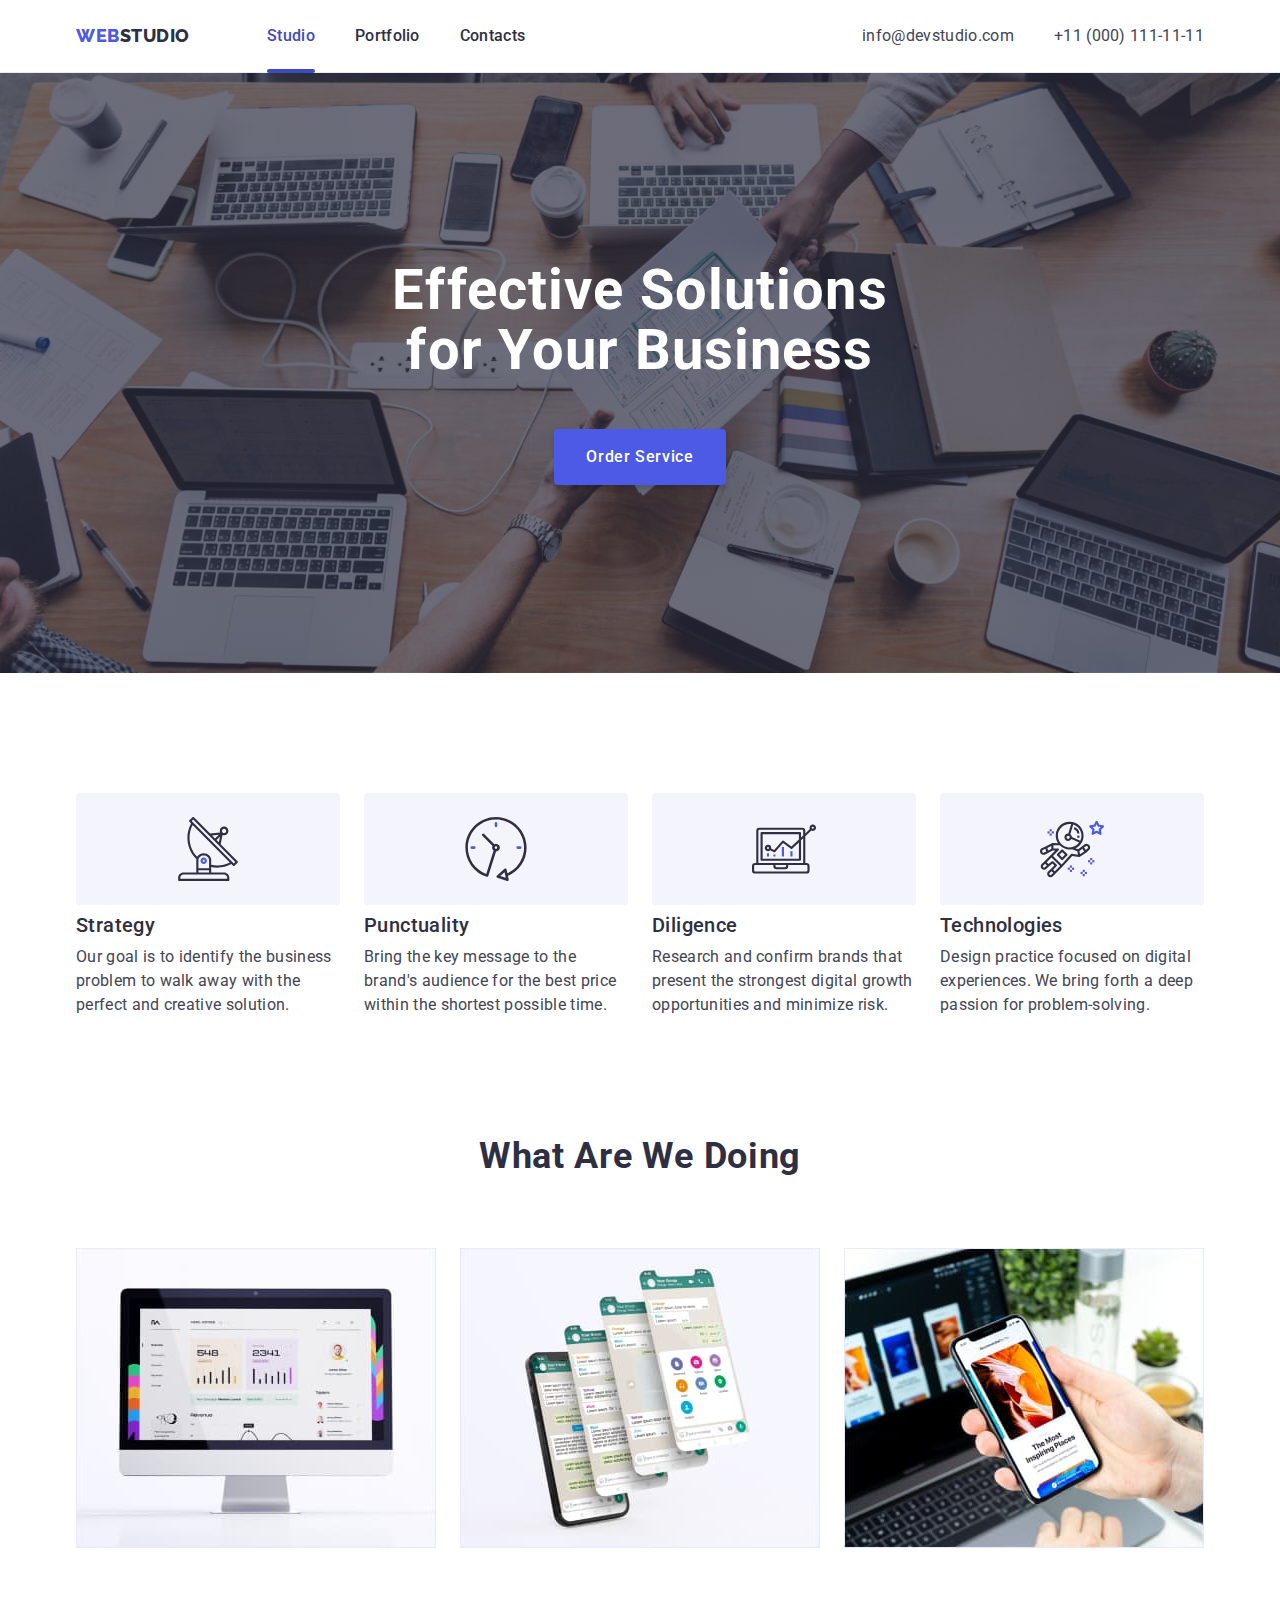
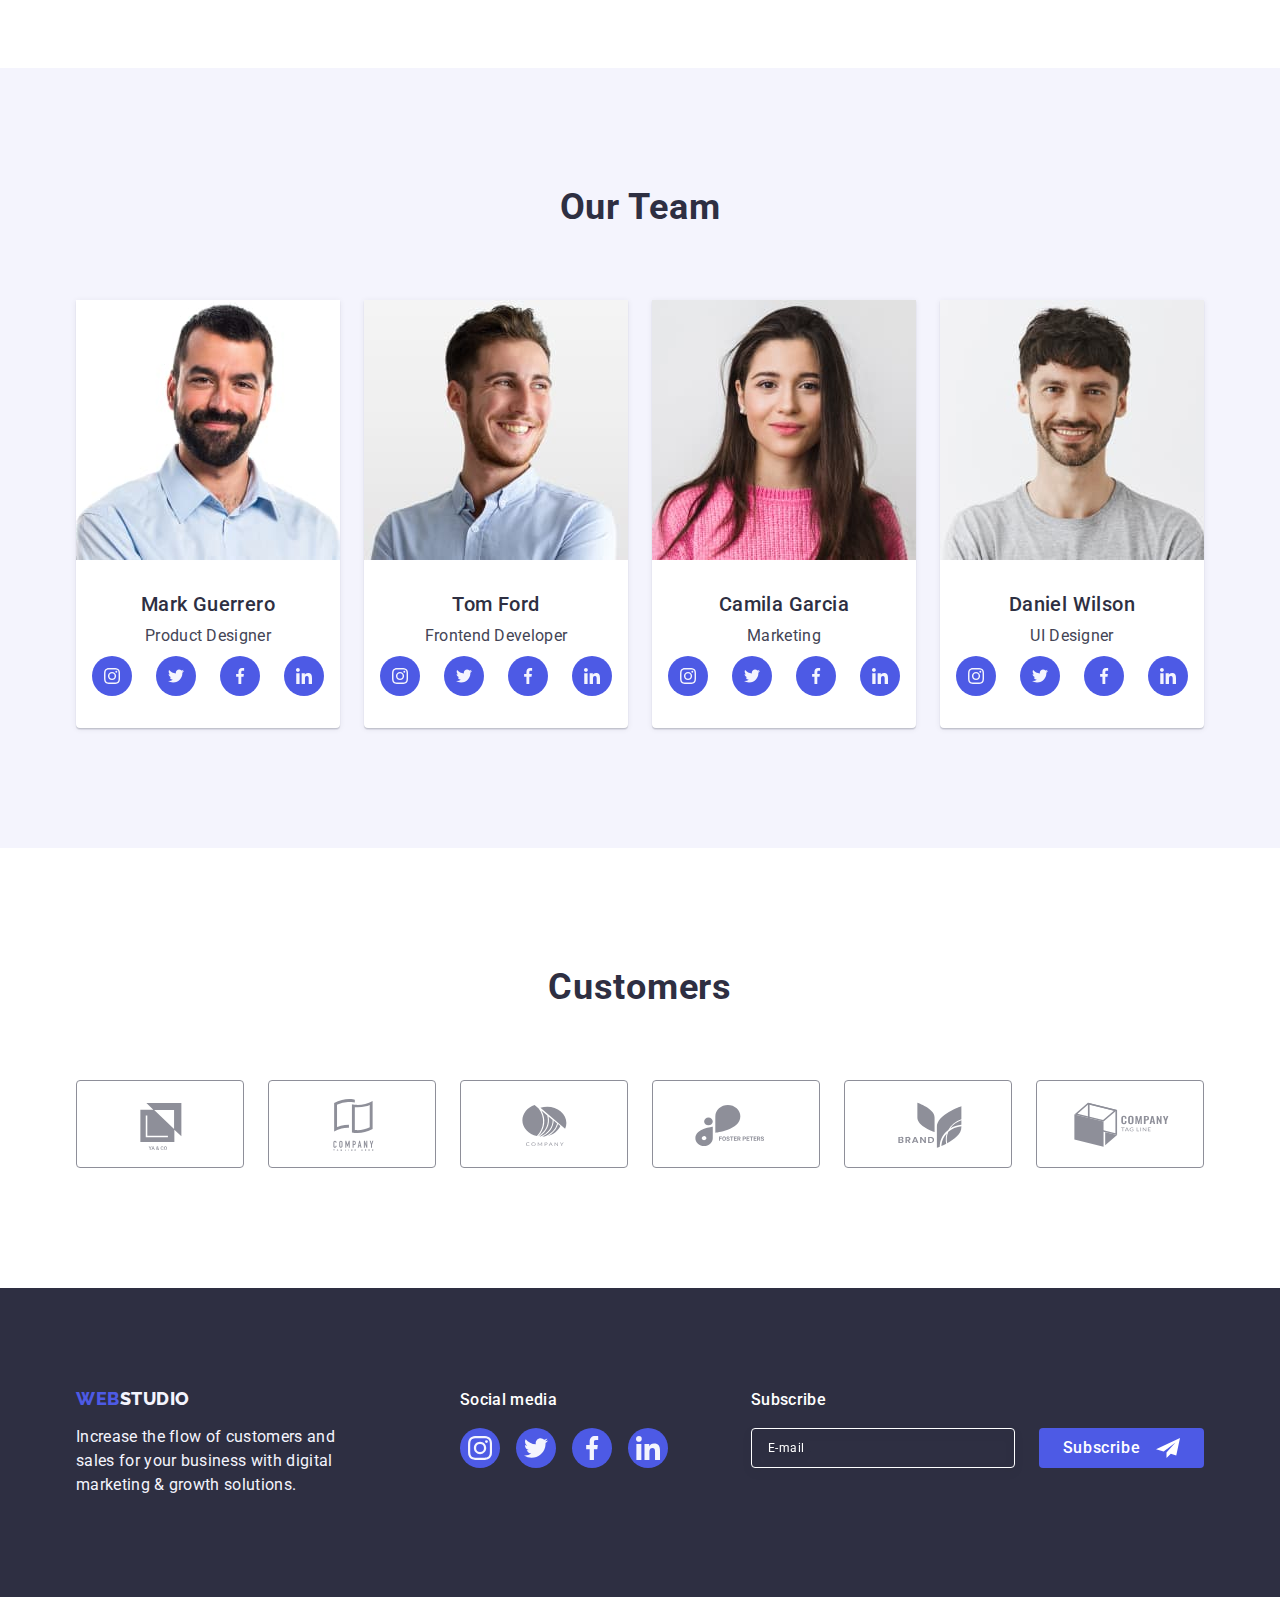
<file: index.html>
<!doctype html>

<html lang="en">
  <head>
    <meta charset="UTF-8">
    <meta http-equiv="X-UA-Compatible" content="IE=edge">
    <meta name="viewport" content="width=device-width, initial-scale=1.0">
    <title>WebStudio</title>
    <link rel="preconnect" href="https://fonts.googleapis.com">
    <link rel="preconnect" href="https://fonts.gstatic.com" crossorigin>
    <link rel="stylesheet" href="https://fonts.googleapis.com/css2?family=Raleway:wght@800&family=Roboto:wght@400;500;700;900&display=swap">
    <link rel="stylesheet" href="https://cdnjs.cloudflare.com/ajax/libs/modern-normalize/1.1.0/modern-normalize.min.css">
    <link rel="stylesheet" href="./css/styles.css">
  </head>
  <body>
    <!-- header -->
    <header class="page-header">
      <div class="header-container container">
        <nav class="page-navigation">
          <a href="./index.html" class="logo link">Web<span class="span-logo link">Studio</span></a>
          <ul class="menu list">
            <li class="menu-item">
              <a href="./index.html" class="current-pg menu-link link">Studio</a>
            </li>
            <li class="menu-item">
              <a href="./portfolio.html" class="menu-link link">Portfolio</a>
            </li>
            <li class="menu-item">
              <a href="" class="menu-link link">Contacts</a>
            </li>
          </ul>
        </nav>
        <address class="address">
          <ul class="address-list list">
            <li class="address-list-item">
              <a href="mailto:info@devstudio.com" class="contact-address link">info@devstudio.com</a>
            </li>
            <li class="address-list-item">
              <a href="tel:+110001111111" class="contact-address link">+11 (000) 111-11-11</a>
            </li>
          </ul>
        </address>
      </div>
    </header>
    <!-- main page -->
    <main>
      <!-- hero image -->
      <section class="hero">
        <div class="container">
          <h1 class="hero-title">Effective Solutions for Your Business</h1>
          <button type="button" class="order-btn" data-modal-open>Order Service</button>
        </div> 
      </section>
      <!-- features -->
      <section class="features">
        <div class="container">
          <h2 class="visually-hidden features-title">Our features</h2>
          <ul class="features-list list">
            <li class="features-list-item">
              <div class="features-icon-container">
                <svg width="64" height="64">
                  <use href="./images/icons.svg#icon-antenna"></use>
                </svg>
              </div>
              <h3 class="features-list-item-title">Strategy</h3>
              <p class="features-list-item-descr">Our goal is to identify the business problem to walk away with the perfect and
                creative solution.</p>
            </li>
            <li class="features-list-item">
              <div class="features-icon-container">
                <svg width="64" height="64">
                  <use href="./images/icons.svg#icon-clock"></use>
                </svg>
              </div>
              <h3 class="features-list-item-title">Punctuality</h3>
              <p class="features-list-item-descr">Bring the key message to the brand's audience for the best price within the
                shortest possible time.</p>
            </li>
            <li class="features-list-item">
              <div class="features-icon-container">
                <svg width="64" height="64">
                  <use href="./images/icons.svg#icon-diagram"></use>
                </svg>
              </div>
              <h3 class="features-list-item-title">Diligence</h3>
              <p class="features-list-item-descr">Research and confirm brands that present the strongest digital growth
                opportunities and minimize risk.</p>
            </li>
            <li class="features-list-item">
              <div class="features-icon-container">
                <svg width="64" height="64">
                  <use href="./images/icons.svg#icon-astronaut"></use>
                </svg>
              </div>
              <h3 class="features-list-item-title">Technologies</h3>
              <p class="features-list-item-descr">Design practice focused on digital experiences. We bring forth a deep passion
                for problem-solving.</p>
            </li>
          </ul>
        </div>
      </section>
      <!-- what are we doing -->
      <section class="overview">
        <div class="container">
          <h2 class="overview-title">what are we doing</h2>
          <ul class="overview-list list">
            <li class="overview-list-item">
              <img src="./images/img1.jpg" alt="profile-overview" width="360" height="300">
            </li>
            <li class="overview-list-item">
              <img src="./images/img2.jpg" alt="chatting" width="360" height="300">
            </li>
            <li class="overview-list-item">
              <img src="./images/img3.jpg" alt="recommendation" width="360" height="300">
            </li>
          </ul>
        </div>
      </section> 
      <!-- team -->
      <section class="team">
        <div class="container">
          <h2 class="team-title">our team</h2>
          <ul class="team-list list">
            <li class="team-list-item">
              <img class="team-list-item-img" src="./images/imgcard1.jpg" alt="Mark" width="264" height="260">
              <div class="team-list-item-container">
                <h3 class="team-list-item-title">Mark Guerrero</h3>
                <p class="team-list-item-descr">Product Designer</p>
                <ul class="social-list list">
                  <li class="social-list-item">
                    <a href="" class="social-list-link link">
                      <svg class="social-icon" aria-label="icon instagram" width="16" height="16">
                        <use href="./images/icons.svg#icon-instagram"></use>
                      </svg>
                    </a>
                  </li>
                  <li class="social-list-item">
                    <a href="" class="social-list-link link">
                      <svg class="social-icon" aria-label="icon twitter" width="16" height="16">
                        <use href="./images/icons.svg#icon-twitter"></use>
                      </svg>
                    </a>
                  </li>
                  <li class="social-list-item">
                    <a href="" class="social-list-link link">
                      <svg class="social-icon" aria-label="icon facebook" width="16" height="16">
                        <use href="./images/icons.svg#icon-facebook"></use>
                      </svg>
                    </a>
                  </li>
                  <li class="social-list-item">
                    <a href="" class="social-list-link link">
                      <svg class="social-icon" aria-label="icon linkedin" width="16" height="16">
                        <use href="./images/icons.svg#icon-linkedin"></use>
                      </svg>
                    </a>
                  </li>
                </ul>
              </div>
            </li>
            <li class="team-list-item">
              <img class="team-list-item-img" src="./images/imgcard2.jpg" alt="Tom" width="264" height="260">
              <div class="team-list-item-container">
                <h3 class="team-list-item-title">Tom Ford</h3>
                <p class="team-list-item-descr">Frontend Developer</p>
                <ul class="social-list list">
                  <li class="social-list-item">
                    <a href="" class="social-list-link link">
                      <svg class="social-icon" aria-label="icon instagram" width="16" height="16">
                        <use href="./images/icons.svg#icon-instagram"></use>
                      </svg>
                    </a>
                  </li>
                  <li class="social-list-item">
                    <a href="" class="social-list-link link">
                      <svg class="social-icon" aria-label="icon twitter" width="16" height="16">
                        <use href="./images/icons.svg#icon-twitter"></use>
                      </svg>
                    </a>
                  </li>
                  <li class="social-list-item">
                    <a href="" class="social-list-link link">
                      <svg class="social-icon" aria-label="icon facebook" width="16" height="16">
                        <use href="./images/icons.svg#icon-facebook"></use>
                      </svg>
                    </a>
                  </li>
                  <li class="social-list-item">
                    <a href="" class="social-list-link link">
                      <svg class="social-icon" aria-label="icon linkedin" width="16" height="16">
                        <use href="./images/icons.svg#icon-linkedin"></use>
                      </svg>
                    </a>
                  </li>
                </ul>
              </div>   
            </li>
            <li class="team-list-item">
              <img class="team-list-item-img" src="./images/imgcard3.jpg" alt="Camila" width="264" height="260">
              <div class="team-list-item-container">
                <h3 class="team-list-item-title">Camila Garcia</h3>
                <p class="team-list-item-descr">Marketing</p>
                <ul class="social-list list">
                  <li class="social-list-item">
                    <a href="" class="social-list-link link">
                      <svg class="social-icon" aria-label="icon instagram" width="16" height="16">
                        <use href="./images/icons.svg#icon-instagram"></use>
                      </svg>
                    </a>
                  </li>
                  <li class="social-list-item">
                    <a href="" class="social-list-link link">
                      <svg class="social-icon" aria-label="icon twitter" width="16" height="16">
                        <use href="./images/icons.svg#icon-twitter"></use>
                      </svg>
                    </a>
                  </li>
                  <li class="social-list-item">
                    <a href="" class="social-list-link link">
                      <svg class="social-icon" aria-label="icon facebook" width="16" height="16">
                        <use href="./images/icons.svg#icon-facebook"></use>
                      </svg>
                    </a>
                  </li>
                  <li class="social-list-item">
                    <a href="" class="social-list-link link">
                      <svg class="social-icon" aria-label="icon linkedin" width="16" height="16">
                        <use href="./images/icons.svg#icon-linkedin"></use>
                      </svg>
                    </a>
                  </li>
                </ul>
              </div>
            </li>
            <li class="team-list-item">
              <img class="teammate-img" src="./images/imgcard4.jpg" alt="Daniel" width="264" height="260">
              <div class="team-list-item-container">
                <h3 class="team-list-item-title">Daniel Wilson</h3>
                <p class="team-list-item-descr">UI Designer</p>
                <ul class="social-list list">
                  <li class="social-list-item">
                    <a href="" class="social-list-link link">
                      <svg class="social-icon" aria-label="icon instagram" width="16" height="16">
                        <use href="./images/icons.svg#icon-instagram"></use>
                      </svg>
                    </a>
                  </li>
                  <li class="social-list-item">
                    <a href="" class="social-list-link link">
                      <svg class="social-icon" aria-label="icon twitter" width="16" height="16">
                        <use href="./images/icons.svg#icon-twitter"></use>
                      </svg>
                    </a>
                  </li>
                  <li class="social-list-item">
                    <a href="" class="social-list-link link">
                      <svg class="social-icon" aria-label="icon facebook" width="16" height="16">
                        <use href="./images/icons.svg#icon-facebook"></use>
                      </svg>
                    </a>
                  </li>
                  <li class="social-list-item">
                    <a href="" class="social-list-link link">
                      <svg class="social-icon" aria-label="icon linkedin" width="16" height="16">
                        <use href="./images/icons.svg#icon-linkedin"></use>
                      </svg>
                    </a>
                  </li>
                </ul>
              </div>
            </li>
          </ul>
        </div>
      </section>
      <!-- customers -->
      <section class="customers">
        <div class="container">
          <h2 class="customers-title">Customers</h2>
          <ul class="customers-list list">
            <li class="customers-list-item">
              <a href="" class="customers-link link">
                <svg class="customers-logo" aria-label="client icon " width="104" height="56">
                  <use href="./images/icons.svg#icon-client-logo1" class="client-logo"></use>
                </svg>
              </a>
            </li>
            <li class="customers-list-item">
              <a href="" class="customers-link link">
                <svg class="customers-logo" aria-label="client icon 1" width="104" height="56">
                  <use href="./images/icons.svg#icon-client-logo2" class="client-logo"></use>
                </svg>
              </a>
            </li>
            <li class="customers-list-item">
              <a href="" class="customers-link link">
                <svg class="customers-logo" aria-label="client icon 2" width="104" height="56">
                  <use href="./images/icons.svg#icon-client-logo3" class="client-logo"></use>
                </svg>
              </a>
            </li>
            <li class="customers-list-item">
              <a href="" class="customers-link link">
                <svg class="customers-logo" aria-label="client icon 3" width="104" height="56">
                  <use href="./images/icons.svg#icon-client-logo4" class="client-logo"></use>
                </svg>
              </a>
            </li>
            <li class="customers-list-item">
              <a href="" class="customers-link link">
                <svg class="customers-logo" aria-label="client icon 4" width="104" height="56">
                  <use href="./images/icons.svg#icon-client-logo5" class="client-logo"></use>
                </svg>
              </a>
            </li>
            <li class="customers-list-item">
              <a href="" class="customers-link link">
                <svg class="customers-logo" aria-label="client icon 5" width="104" height="56">
                  <use href="./images/icons.svg#icon-client-logo6" class="client-logo"></use>
                </svg>
              </a>
            </li>
          </ul>
        </div>
      </section>
    </main>
    <!-- footer -->
    <footer class="footer">
      <div class="footer-container">
        <div class="footer-advise-container">
          <a href="./index.html" class="footer-logo link">Web<span class="span-footer-logo link">Studio</span></a>
          <p class="footer-advise-descr">Increase the flow of customers and sales for your business with digital marketing & growth solutions.</p>
        </div>
        <div class="social-media">
          <p class="social-media-descr">Social media</p>
          <ul class="social-list-footer list">
            <li class="social-list-item">
              <a href="" class="social-list-link-footer link">
                <svg class="social-icon" aria-label="icon instagram" width="24" height="24">
                  <use href="./images/icons.svg#icon-instagram"></use>
                </svg>
              </a>
            </li>
            <li class="social-list-item">
              <a href="" class="social-list-link-footer link">
                <svg class="social-icon" aria-label="icon twitter" width="24" height="24">
                  <use href="./images/icons.svg#icon-twitter"></use>
                </svg>
              </a>
            </li>
            <li class="social-list-item">
              <a href="" class="social-list-link-footer link">
                <svg class="social-icon" aria-label="icon facebook" width="24" height="24">
                  <use href="./images/icons.svg#icon-facebook"></use>
                </svg>
              </a>
            </li>
            <li class="social-list-item">
              <a href="" class="social-list-link-footer link">
                <svg class="social-icon" aria-label="icon linkedin" width="24" height="24">
                  <use href="./images/icons.svg#icon-linkedin"></use>
                </svg>
              </a>
            </li>
          </ul>
        </div>
        <div class="footer-form-wrapper">
          <p class="subscribe">Subscribe</p>
          <form class="footer-form">
            <label for="subscribe-email" class="footer-form-lable">
              <input id="subscribe-email" type="email" name="subscribe-mail" placeholder="E-mail" class="footer-input">
            </label>
            <button type="submit" class="subscribe-btn">Subscribe
              <svg width="24" height="24" class="subscribe-icon">
                <use href="./images/icons.svg#icon-subscribe"></use>
              </svg> 
            </button>
          </form>
        </div>
      </div>
    </footer>
    <div class="order-btn-backdrop is-hidden" data-modal>
      <div class="order-btn-modal">
        <button type="button" class="modal-close-btn" data-modal-close>
          <svg class="modal-close-btn-logo" aria-label="closing icon" width="8" height="8">
            <use href="./images/icons.svg#icon-close"></use>
          </svg>
        </button>
        <p class="modal-title">Leave your contacts and we will call you back</p>
        <form class="modal-contact-form">
          <div class="form-wrapper">
            <label for="user-name" class="label">Name</label>
            <div class="input-wrapper">
              <input id="user-name" type="text" name="user-name" class="input">
              <svg width="18" height="24" class="input-icon">
                <use href="./images/icons.svg#icon-person"></use>
              </svg>
            </div>
          </div>
          <div class="form-wrapper">
            <label for="user-phone" class="label">Phone</label>
            <div class="input-wrapper">
              <input id="user-phone" type="text" name="user-phone" class="input">
              <svg width="18" height="24" class="input-icon">
                <use href="./images/icons.svg#icon-phone"></use>
              </svg>
            </div>
          </div>
          <div class="form-wrapper">
            <label for="user-email" class="label">Email</label>
            <div class="input-wrapper">
              <input id="user-email" type="text" name="user-email" class="input">
              <svg width="18" height="24" class="input-icon">
                <use href="./images/icons.svg#icon-email"></use>
              </svg>
            </div>
          </div>
          <div class="comment-form-wrapper">
            <label for="user-comment" class="label">Comment</label>
            <textarea name="user-comment" id="user-comment" placeholder="Text input" class="comment"></textarea>
          </div>
          <div class="checkbox-wrapper">
            <input type="checkbox" id="user-privacy" value="true" name="user-privacy" class="checkbox-input visually-hidden">
            <label for="user-privacy" class="checkbox-label">
              <span class="checkbox-span">
                <svg class="checkbox-icon" width="10" height="8">
                  <use href="./images/icons.svg#icon-checkbox"></use>
                </svg>
              </span>
              I accept the terms and conditions of the
              <a href="" class="privacy-policy-link link">Privacy Policy</a>
            </label>
          </div>
          <button type="button" class="send-btn">Send</button>
        </form>
      </div>
    </div> 
    <script src="./js/modal.js"></script>
  </body>
</html>
</file>
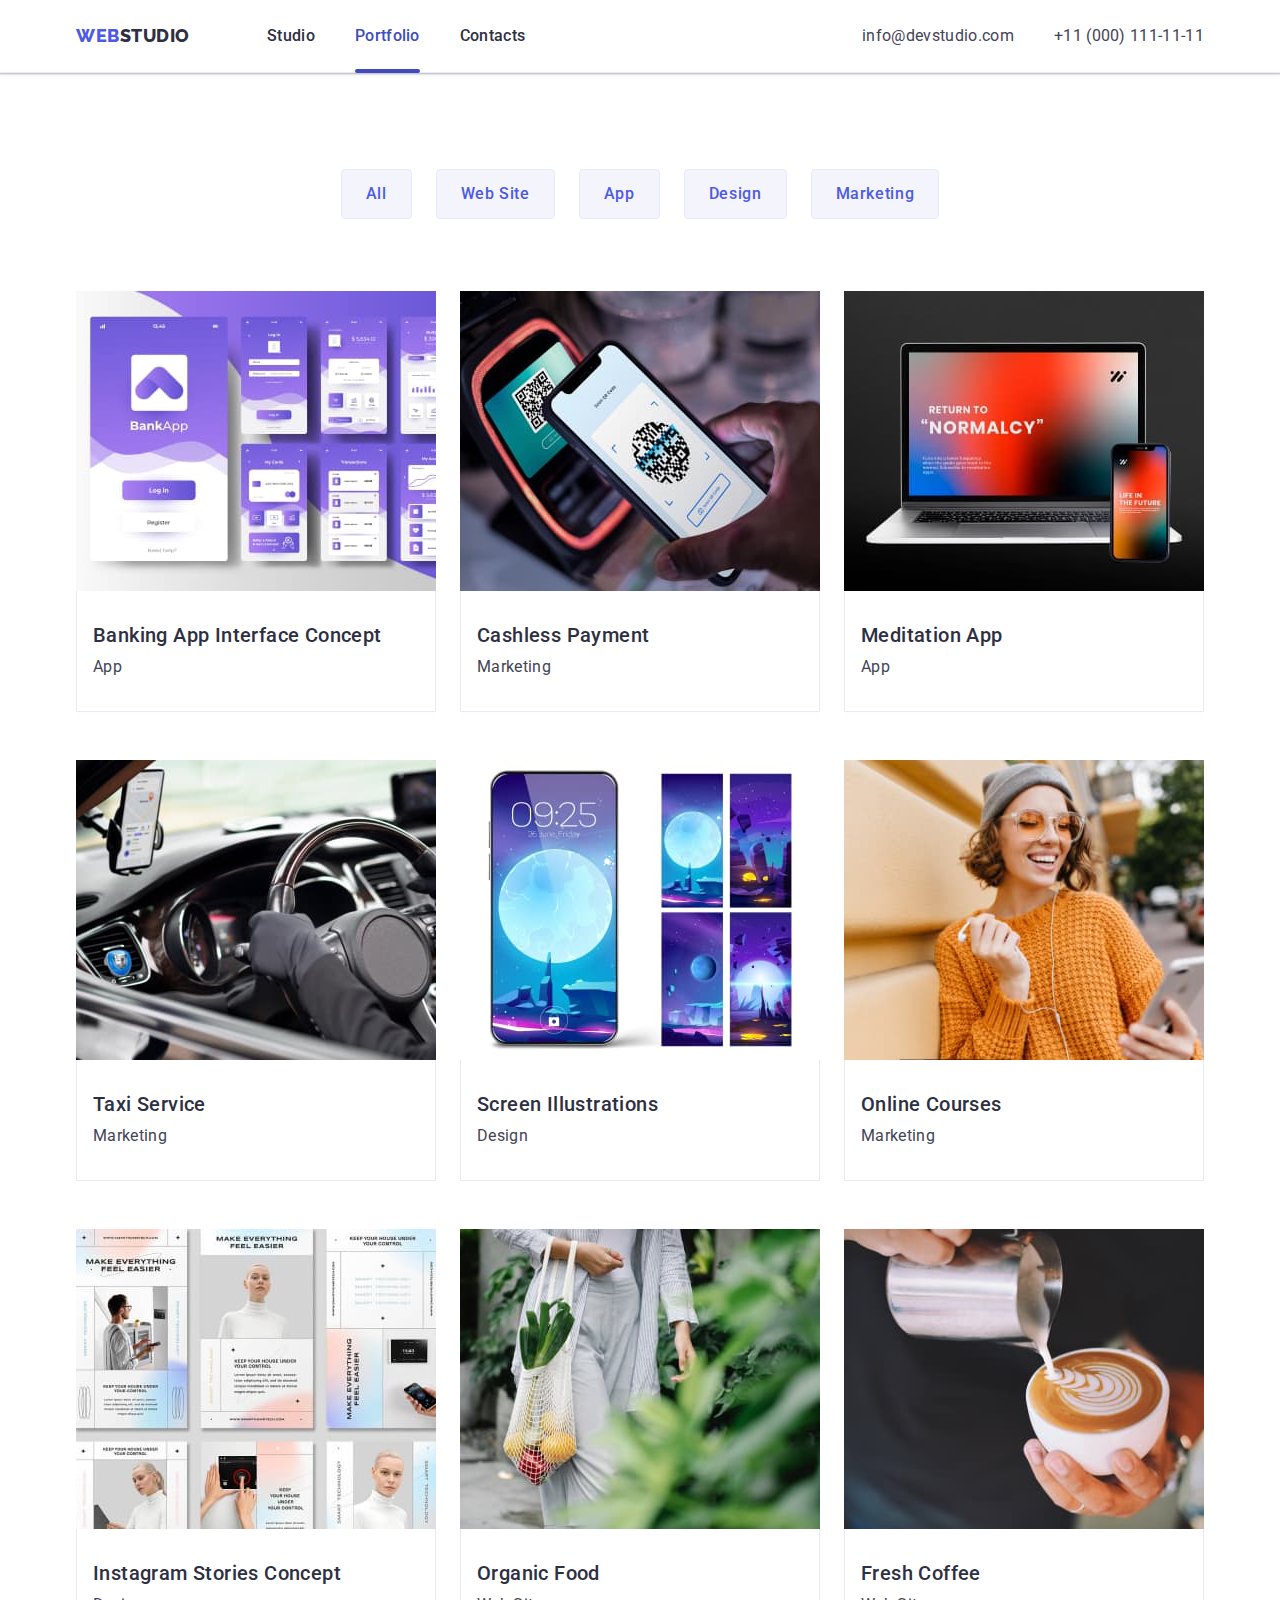
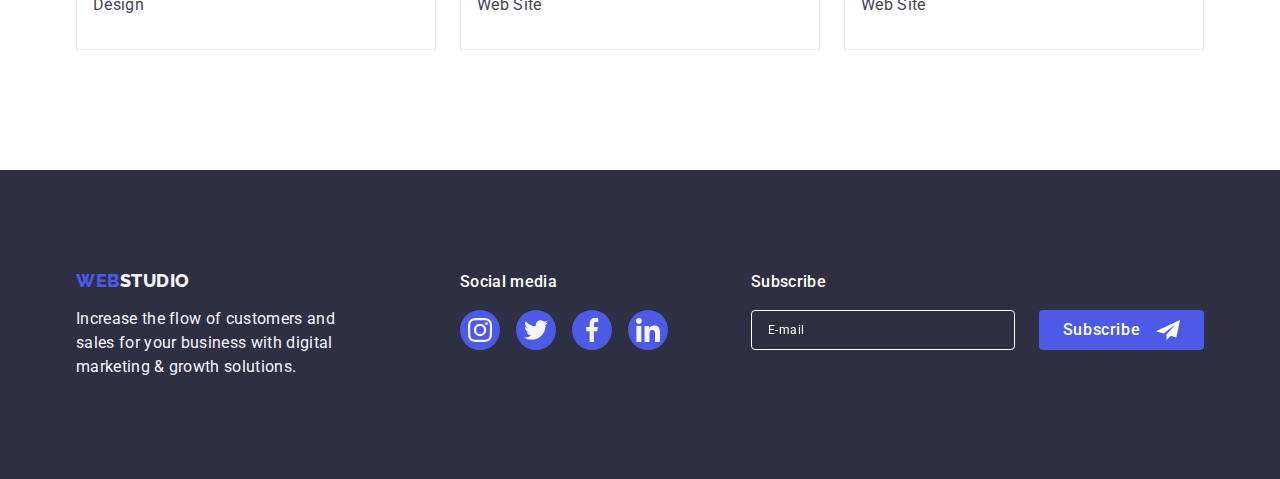
<file: portfolio.html>
<!doctype html>

<html lang="en">
  <head>
    <meta charset="UTF-8">
    <meta http-equiv="X-UA-Compatible" content="IE=edge">
    <meta name="viewport" content="width=device-width, initial-scale=1.0">
    <title>WebStudio</title>
    <link rel="preconnect" href="https://fonts.googleapis.com">
    <link rel="preconnect" href="https://fonts.gstatic.com" crossorigin>
    <link rel="stylesheet" href="https://fonts.googleapis.com/css2?family=Raleway:wght@800&family=Roboto:wght@400;500;700;900&display=swap">
    <link rel="stylesheet" href="https://cdnjs.cloudflare.com/ajax/libs/modern-normalize/1.1.0/modern-normalize.min.css">
    <link rel="stylesheet" href="./css/styles.css">
  </head>
  <body>
    <!-- header -->
    <header class="page-header">
      <div class="header-container container">
        <nav class="page-navigation">
          <a href="./index.html" class="logo link">Web<span class="span-logo link">Studio</span></a>
          <ul class="menu list">
            <li class="menu-item">
              <a href="./index.html" class="menu-link link">Studio</a>
            </li>
            <li class="menu-item">
              <a href="./portfolio.html" class="current-pg menu-link link">Portfolio</a>
            </li>
            <li class="menu-item">
              <a href="" class="menu-link link">Contacts</a>
            </li>
          </ul>
        </nav>
        <address class="address">
          <ul class="address-list list">
            <li class="address-list-item">
              <a href="mailto:info@devstudio.com" class="contact-address link">info@devstudio.com</a>
            </li>
            <li class="address-list-item">
              <a href="tel:+110001111111" class="contact-address link">+11 (000) 111-11-11</a>
            </li>
          </ul>
        </address>
      </div>      
    </header>
    <main>
      <!-- filter buttons -->
      <section class="portfolio">
        <div class="container">
          <h1 class="visually-hidden projects-title">Our projects</h1>
          <ul class="filter-btn-list list">
            <li>
              <button type="button" class="filter-btn">All</button>
            </li>
            <li>
              <button type="button" class="filter-btn">Web Site</button>
            </li>
            <li>
              <button type="button" class="filter-btn">App</button>
            </li>
            <li>
              <button type="button" class="filter-btn">Design</button>
            </li>
            <li>
              <button type="button" class="filter-btn">Marketing</button>
            </li>
          </ul>
          <!-- row 1 -->
          <ul class="project-list list">
            <li class="project-list-item">
              <a href="" class="project-link link">
                <div class="project-img-wrapper">
                  <img class="project-list-item-img" src="./images/pimg1.jpg" alt="banking apps" width="360" height="300">
                  <p class="project-overlay">14 Stylish and User-Friendly App Design Concepts · Task Manager App · Calorie Tracker App ·
                    Exotic Fruit Ecommerce App ·
                    Cloud Storage App</p>
                </div>
                <div class="project-list-item-container">
                  <h2 class="project-list-item-title">Banking App Interface Concept</h2>
                  <p class="project-list-item-descr">App</p>
                </div>
              </a>
            </li>
            <li class="project-list-item">
              <a href="" class="project-link link">
                <div class="project-img-wrapper">
                  <img class="project-list-item-img" src="./images/pimg2.jpg" alt="qr code payment" width="360" height="300">
                  <p class="project-overlay">14 Stylish and User-Friendly App Design Concepts · Task Manager App · Calorie Tracker App ·
                    Exotic Fruit Ecommerce App ·
                    Cloud Storage App</p>
                </div>
                <div class="project-list-item-container">
                  <h2 class="project-list-item-title">Cashless Payment</h2>
                  <p class="project-list-item-descr">Marketing</p>
                </div>
              </a>
            </li>
            <li class="project-list-item">
              <a href="" class="project-link link">
                <div class="project-img-wrapper">
                  <img class="project-list-item-img" src="./images/pimg3.jpg" alt="meditation apps" width="360" height="300">
                  <p class="project-overlay">14 Stylish and User-Friendly App Design Concepts · Task Manager App · Calorie Tracker App ·
                    Exotic Fruit Ecommerce App ·
                    Cloud Storage App</p>
                </div>
                <div class="project-list-item-container">
                  <h2 class="project-list-item-title">Meditation App</h2>
                  <p class="project-list-item-descr">App</p>
                </div>
              </a>
            </li>
            <!-- row 2 -->
            <li class="project-list-item">
              <a href="" class="project-link link">
                <div class="project-img-wrapper">
                  <img class="project-list-item-img" src="./images/pimg4.jpg" alt="taxi" width="360" height="300">
                  <p class="project-overlay">14 Stylish and User-Friendly App Design Concepts · Task Manager App · Calorie Tracker App ·
                    Exotic Fruit Ecommerce App ·
                    Cloud Storage App</p>
                </div>
                <div class="project-list-item-container">
                  <h2 class="project-list-item-title">Taxi Service</h2>
                  <p class="project-list-item-descr">Marketing</p>
                </div>
              </a>
            </li>
            <li class="project-list-item">
              <a href="" class="project-link link">
                <div class="project-img-wrapper">
                  <img class="project-list-item-img" src="./images/pimg5.jpg" alt="wallpapers" width="360" height="300">
                  <p class="project-overlay">14 Stylish and User-Friendly App Design Concepts · Task Manager App · Calorie Tracker App ·
                    Exotic Fruit Ecommerce App ·
                    Cloud Storage App</p>
                </div>
                <div class="project-list-item-container">
                  <h2 class="project-list-item-title">Screen Illustrations</h2>
                  <p class="project-list-item-descr">Design</p>
                </div>
              </a>
            </li>
            <li class="project-list-item">
              <a href="" class="project-link link">
                <div class="project-img-wrapper">
                  <img class="project-list-item-img" src="./images/pimg6.jpg" alt="courses" width="360" height="300">
                  <p class="project-overlay">14 Stylish and User-Friendly App Design Concepts · Task Manager App · Calorie Tracker App ·
                    Exotic Fruit Ecommerce App ·
                    Cloud Storage App</p>
                </div>
                <div class="project-list-item-container">
                  <h2 class="project-list-item-title">Online Courses</h2>
                  <p class="project-list-item-descr">Marketing</p>
                </div>
              </a>
            </li>
            <!-- row 3 -->
            <li class="project-list-item">
              <a href="" class="project-link link">
                <div class="project-img-wrapper">
                  <img class="project-list-item-img" src="./images/pimg7.jpg" alt="instagram" width="360" height="300">
                  <p class="project-overlay">14 Stylish and User-Friendly App Design Concepts · Task Manager App · Calorie Tracker App ·
                    Exotic Fruit Ecommerce App ·
                    Cloud Storage App</p>
                </div>
                <div class="project-list-item-container">
                  <h2 class="project-list-item-title">Instagram Stories Concept</h2>
                  <p class="project-list-item-descr">Design</p>
                </div>
              </a>
            </li>
            <li class="project-list-item">
              <a href="" class="project-link link">
                <div class="project-img-wrapper">
                  <img class="project-list-item-img" src="./images/pimg8.jpg" alt="food" width="360" height="300">
                  <p class="project-overlay">14 Stylish and User-Friendly App Design Concepts · Task Manager App · Calorie Tracker App ·
                    Exotic Fruit Ecommerce App ·
                    Cloud Storage App</p>
                </div>
                <div class="project-list-item-container">
                  <h2 class="project-list-item-title">Organic Food</h2>
                  <p class="project-list-item-descr">Web Site</p>
                </div>
              </a>
            </li>
            <li class="project-list-item">
              <a href="" class="project-link link">
                <div class="project-img-wrapper">
                  <img class="project-list-item-img" src="./images/pimg9.jpg" alt="coffee" width="360" height="300">
                  <p class="project-overlay">14 Stylish and User-Friendly App Design Concepts · Task Manager App · Calorie Tracker App ·
                    Exotic Fruit Ecommerce App ·
                    Cloud Storage App</p>
                </div>
                <div class="project-list-item-container">
                  <h2 class="project-list-item-title">Fresh Coffee</h2>
                  <p class="project-list-item-descr">Web Site</p>
                </div>
              </a>
            </li>
          </ul>
        </div> 
      </section>
    </main>
    <!-- footer -->
    <footer class="footer">
      <div class="footer-container">
        <div class="footer-advise-container">
          <a href="./index.html" class="footer-logo link">Web<span class="span-footer-logo link">Studio</span></a>
          <p class="footer-advise-descr">Increase the flow of customers and sales for your business with digital marketing &
            growth solutions.</p>
        </div>
        <div class="social-media">
          <p class="social-media-descr">Social media</p>
          <ul class="social-list-footer list">
            <li class="social-list-item">
              <a href="" class="social-list-link-footer link">
                <svg class="social-icon" aria-label="icon instagram" width="24" height="24">
                  <use href="./images/icons.svg#icon-instagram"></use>
                </svg>
              </a>
            </li>
            <li class="social-list-item">
              <a href="" class="social-list-link-footer link">
                <svg class="social-icon" aria-label="icon twitter" width="24" height="24">
                  <use href="./images/icons.svg#icon-twitter"></use>
                </svg>
              </a>
            </li>
            <li class="social-list-item">
              <a href="" class="social-list-link-footer link">
                <svg class="social-icon" aria-label="icon facebook" width="24" height="24">
                  <use href="./images/icons.svg#icon-facebook"></use>
                </svg>
              </a>
            </li>
            <li class="social-list-item">
              <a href="" class="social-list-link-footer link">
                <svg class="social-icon" aria-label="icon linkedin" width="24" height="24">
                  <use href="./images/icons.svg#icon-linkedin"></use>
                </svg>
              </a>
            </li>
          </ul>
        </div>
        <div class="footer-form-wrapper">
          <p class="subscribe">Subscribe</p>
          <form class="footer-form">
            <label for="subscribe-email" class="footer-form-lable">
              <input id="subscribe-email" type="email" name="subscribe-mail" placeholder="E-mail" class="footer-input">
            </label>
            <button type="submit" class="subscribe-btn">Subscribe
              <svg width="24" height="24" class="subscribe-icon">
                <use href="./images/icons.svg#icon-subscribe"></use>
              </svg>
            </button>
          </form>
        </div>
      </div>
    </footer>
  </body>
</html>
</file>
<file: css/styles.css>
:root {
  --main-font-family: 'Roboto', sans-serif;
  --logo-font-family: 'Raleway', sans-serif;
  --body-text-color: #434455;
  --headings-color: #2E2F42;
  --header-bg-color: #FFFFFF;
  --accent-color: #E7E9FC;
  --light-bg-color: #F4F4FD;
  --active-state-color: #4D5AE5;
  --btn-hover-color: #404BBF;
  --helper-text-color: #8E8F99;
  --valid-fields-color: #31d0aa;
  --modal-background-color: #FCFCFC;
  --transition-dur-and-func: 250ms cubic-bezier(0.4, 0, 0.2, 1);
}

body {
  font-family:  var(--main-font-family);
  background-color: var(--bg-color);
  color: var(--body-text-color);

}

h1,
h2,
h3,
h4,
p {
  margin-top: 0;
  margin-bottom: 0;
}

ul,
ol {
  margin-top: 0;
  margin-bottom: 0;
  margin-left: 0;
  padding-inline-start: 0px;
}

img {
  display: block;
}

.link {
  text-decoration: none;
}

.list {
  list-style: none;
}

/* header */
.page-header {
  border-bottom: 1px solid var(--accent-color);
  align-items: center;
  box-shadow: 0px 2px 1px rgba(46, 47, 66, 0.08), 0px 1px 1px rgba(46, 47, 66, 0.16), 0px 1px 6px rgba(46, 47, 66, 0.08);
}

.header-container {
  display: flex;
  align-items: center;
  width: 1158px;
  padding-right: 15px;
  padding-left: 15px;
  margin-right: auto;
  margin-left: auto;
}

.page-navigation {
  display: flex;
  flex-direction: row;
  align-items: center;
  margin-right: auto;
}

.logo {
  width: 115px;
  color: var(--active-state-color);
  font-family: 'Raleway', sans-serif;
  text-transform: uppercase;
  font-weight: 800;
  font-size: 18px;
  line-height: 1.17;
  letter-spacing: 0.03em;
  margin-right: 76px;
}

.span-logo {
  color: var(--headings-color);
}

/* menu */
.menu {
  display: flex;
  flex-direction: row;
  gap: 40px;
}

.menu-link {
  position: relative;
  display: block;
  font-weight: 500;
  font-size: 16px;
  line-height: 1.5;
  letter-spacing: 0.02em;
  color: var(--headings-color);
  padding: 24px 0px;
  transition: var(--transition-dur-and-func);
  transition-property: color;
}

.menu-link:hover,
.menu-link:focus {
  color: var(--btn-hover-color);
}

.current-pg {
  color: var(--btn-hover-color);
}

.current-pg::after {
  display: block;
  content: "";
  position: absolute;
  left: 0;
  bottom: -1px;
  width: 100%;
  height: 4px;
  background-color: var(--btn-hover-color);
  border-radius: 2px;
  margin-top: 20px;
  transition: var(--transition-dur-and-func);
  transition-property: opacity, visibility;
}

.address-list {
  font-style: normal;
  display: flex;
  flex-direction: row;
  gap: 40px;
}

.contact-address {
  padding: 24px 0px;
  transition: var(--transition-dur-and-func);
  transition-property: color;
}

.contact-address:hover,
.contact-address:focus {
  color: var(--btn-hover-color);
}

/* container */
.container {
  width: 1158px;
  padding-right: 15px;
  padding-left: 15px;
  margin-right: auto;
  margin-left: auto;
}

/* hero */
.hero {
  max-width: 1440px;
  padding: 188px 0px 188px 0px;
  background-color: var(--headings-color);
  background-image: linear-gradient(rgba(46, 47, 66, 0.7), rgba(46, 47, 66, 0.7)), url(../images/people-office-hero.jpg);
  background-repeat: no-repeat;
  background-position: 50%;
  background-size: cover;
  margin-right: auto;
  margin-left: auto;
}

.hero-title {
  width: 496px;
  font-weight: 700;
  font-size: 56px;
  line-height: 1.07;
  text-align: center;
  letter-spacing: 0.02em;
  color: var(--header-bg-color);
  margin-right: auto;
  margin-left: auto;
  margin-bottom: 48px;
}

/* order button */
.order-btn {
  font-family: inherit;
  font-weight: 500;
  font-size: 16px;
  line-height: 1.5;
  letter-spacing: 0.04em;
  background-color: var(--active-state-color);
  box-shadow: 0px 4px 4px rgba(0, 0, 0, 0.15);
  border-radius: 4px;
  border: none;
  color: var(--header-bg-color);
  cursor: pointer;
  display: block;
  padding: 16px 32px;
  min-width: 169px;
  height: 56px;
  margin-left: auto;
  margin-right: auto;
  transition: background-color var(--transition-dur-and-func);
}

.order-btn:hover,
.order-btn:focus {
  background-color: var(--btn-hover-color);
}

/* modal */
.order-btn-backdrop {
  position: fixed;
  top: 0;
  left: 0;
  width: 100%;
  height: 100%;
  background-color: rgba(46, 47, 66, 0.4);
  transition: opacity var(--transition-dur-and-func), visibility var(--transition-dur-and-func);
}

.is-hidden {
  opacity: 0;
  visibility: hidden;
  pointer-events: none;
}

.order-btn-modal {
  padding: 72px 24px 24px 24px;
  position: absolute;
  top: 50%;
  left: 50%;
  transform: translate(-50%, -50%);
  width: 408px;
  min-height: 584px;
  background-color: var(--modal-background-color);
  box-shadow: 0px 1px 1px rgba(0, 0, 0, 0.14), 0px 1px 3px rgba(0, 0, 0, 0.12), 0px 2px 1px rgba(0, 0, 0, 0.2);
  border-radius: 4px;
  transition: transform var(--transition-dur-and-func);
}

.modal-close-btn {
  position: inherit;
  display: flex;
  align-items: center;
  justify-content: center;
  width: 24px;
  height: 24px;
  top: 24px;
  right: 24px;
  padding: 0;
  background-color: var(--accent-color);
  border: 1px solid rgba(0, 0, 0, 0.1);
  border-radius: 50%;
  cursor: pointer;
  transition: background-color var(--transition-dur-and-func), border var(--transition-dur-and-func);
}

.modal-close-btn:hover,
.modal-close-btn:focus {
  background-color: var(--btn-hover-color);
  border: none;
}

.modal-close-btn-logo {
  transition: fill var(--transition-dur-and-func);
}

.modal-close-btn:hover .modal-close-btn-logo,
.modal-close-btn:focus .modal-close-btn-logo {
  fill: var(--header-bg-color);
}

.modal-title {
  font-weight: 500;
  font-size: 16px;
  line-height: 1.5;
  text-align: center;
  letter-spacing: 0.02em;
  color: var(--headings-color);
  margin-bottom: 16px;
}

.form-wrapper {
  margin-bottom: 8px;
}

.label {
  font-size: 12px;
  line-height: 1.17;
  letter-spacing: 0.04em;
  color: var(--helper-text-color);
  display: block;
  margin-bottom: 4px;
}

.input-wrapper {
  position: relative;
}

.input {
  width: 100%;
  height: 40px;
  border: 1px solid rgba(46, 47, 66, 0.4);
  border-radius: 4px;
  background-color: transparent;
  padding-left: 38px;
  outline: transparent;
  transition: border-color var(--transition-dur-and-func);
}

input:focus {
  border-color: var(--active-state-color);
}

.input-icon {
  fill: var(--headings-color);
  position: absolute;
  left: 16px;
  top: 50%;
  transform: translateY(-50%);
  transition: fill var(--transition-dur-and-func);
}

.input:focus + .input-icon {
  fill: var(--active-state-color);
}

.comment-form-wrapper {
  margin-bottom: 16px;
}

.comment {
  display: block;
  width: 100%;
  height: 120px;
  font-size: 12px;
  line-height: 1.17;
  letter-spacing: 0.04em;
  color: rgba(46, 47, 66, 0.4);
  border: 1px solid rgba(46, 47, 66, 0.2);
  border-radius: 4px;
  background-color: transparent;
  padding: 8px 16px;
  outline: transparent;
  resize: none;
  transition: border-color var(--transition-dur-and-func);
}

.comment:focus {
  border-color: var(--active-state-color);
}

.checkbox-wrapper {
  margin-bottom: 24px;
}

.checkbox-label {
  font-size: 12px;
  line-height: 1.17;
  letter-spacing: 0.04em;
  color: var(--helper-text-color);
}

.checkbox-span {
  width: 16px;
  height: 16px;
  border: 1px solid rgba(46, 47, 66, 0.4);
  border-radius: 2px;
  display: inline-flex;
  align-items: center;
  justify-content: center; 
  fill: transparent;
}

.checkbox-input:checked + .checkbox-label > .checkbox-span {
  border-color: var(--btn-hover-color);
  border: var(--btn-hover-color);
  visibility: visible;
  background-color: var(--btn-hover-color);
  border: none;
  fill: var(--header-bg-color);
}

.checkbox-input:checked+.checkbox-label>.checkbox-span {
  border-color: var(--btn-hover-color);
}

.checkbox-span {
  margin-right: 8px;
}

.privacy-policy-link {
  color: var(--active-state-color);
}

.send-btn {
  margin-left: auto;
  margin-right: auto;
  display: block;
  min-width: 169px;
  height: 56px;
  font-family: var(--main-font-family);
  font-size: 16px;
  font-weight: 500;
  line-height: 1.5;
  letter-spacing: 0.04em;
  color: var(--header-bg-color);
  cursor: pointer;
  background-color: var(--active-state-color);
  border: none;
  border-radius: 4px;
  transition: background-color var(--transition-dur-and-func);
}

.send-btn:hover {
  background-color: var(--btn-hover-color);
}

/* sections */
.features {
  padding-top: 120px;
  padding-bottom: 120px;
}

.overview {
  padding-bottom: 120px;
}

.team {
  background-color: var(--light-bg-color);
  padding-top: 120px;
  padding-bottom: 120px;
}
 
.customers {
  padding-top: 120px;
  padding-bottom: 120px;
}

.portfolio {
  padding-top: 96px;
  padding-bottom: 120px;
}

/* features-icon-container */
.features-icon-container {
  display: flex;
  align-items: center;
  justify-content: center;
  height: 112px;
  background-color: var(--light-bg-color);
  border-radius: 4px;
  margin-bottom: 8px;
}


/* title */
.features-title,
.overview-title,
.team-title,
.customers-title,
.projects-title {
  font-weight: 700;
  font-size: 36px;
  line-height: 1.1;
  text-align: center;
  letter-spacing: 0.02em;
  text-transform: capitalize;
  color: var(--headings-color);
  margin-bottom: 72px;
}

/* list */
.features-list,
.overview-list,
.team-list {
  display: flex;
  flex-direction: row;
  gap: 24px;
}

/* list-item */ 
.features-list-item {
  flex-basis: calc((100% - 72px) / 4); 
}

.overview-list-item {
  flex-basis: calc((100% -48px) / 3);
}

.team-list-item {
  width: calc((100% - 72px) / 4);
  background-color: var(--header-bg-color);
  box-shadow: 0px 1px 6px rgba(46, 47, 66, 0.08), 0px 1px 1px rgba(46, 47, 66, 0.16), 0px 2px 1px rgba(46, 47, 66, 0.08);
  border-radius: 0px 0px 4px 4px;
}

.team-list-item-container {
  text-align: center;
  padding: 32px 0px;
}

/* social */
.social-list {
  display: flex;
  justify-content: center;
  gap: 24px;
  margin-top: 8px;
}

.social-list-link {
  display: flex;
  justify-content: center;
  align-items: center;
  width: 40px; 
  height: 40px;
  border-radius: 50%;
  background-color: var(--active-state-color);
  transition: background-color var(--transition-dur-and-func);
}

.social-list-link:hover,
.social-list-link:focus {
  filter: drop-shadow(0px 4px 4px rgba(0, 0, 0, 0.25));
  background-color: var(--btn-hover-color);
}

.social-icon {
  fill: var(--light-bg-color);
}

/* list-item-title (text)*/
.features-list-item-title,
.team-list-item-title,
.project-list-item-title {
  font-weight: 500;
  font-size: 20px;
  line-height: 1.2;
  letter-spacing: 0.02em;
  color: var(--headings-color);
  margin-bottom: 8px;
}

/* list-item-descr, header address(text) */
.features-list-item-descr,
.team-list-item-descr,
.project-list-item-descr,
.contact-address {
  display: block;
  color: var(--body-text-color);
  font-size: 16px;
  line-height: 1.5;
  letter-spacing: 0.02em;
}

/* customers */
.customers-list {
  display: flex;
  gap: 24px;
}

.customers-list-item {
  width: calc((100% - 120px) / 6);
  height: 88px;
  
}

.customers-link {
  display: flex;
  justify-content: center;
  align-items: center;
  color: var(--helper-text-color);
  border: 1px solid var(--helper-text-color);
  border-radius: 4px;
  width: 100%;
  height: 100%;
  transition: var(--transition-dur-and-func);
  transition-property: border-color, color;
}

.customers-logo {
  fill: currentColor;
}

.client-logo {
  fill: currentColor;
}

.customers-link:hover,
.customers-link:focus {
  color: var(--btn-hover-color);
  border-color: var(--btn-hover-color);
}

/* portfolio project-list, project-list-item */
.project-list {
  display: flex;
  flex-wrap: wrap;
  flex-direction: row;
  row-gap: 48px;
  column-gap: 24px;
}

.project-list-item {
  width: calc((100% - 48px) / 3);
  background-color: var(--header-bg-color);
}

.project-link {
  display: block;
  transition: box-shadow var(--transition-dur-and-func);
}

.project-link:hover,
.project-link:focus {
  box-shadow: 0px 1px 6px rgba(46, 47, 66, 0.08), 0px 1px 1px rgba(46, 47, 66, 0.16), 0px 2px 1px rgba(46, 47, 66, 0.08);
}

.project-list-item-container {
  padding: 32px 16px;
  border: 1px solid var(--accent-color);
  border-top: none;
}

.project-img-wrapper {
  position: relative;
  overflow: hidden;
}

.project-overlay {
  color: var(--light-bg-color);
  background-color: var(--active-state-color);
  padding: 40px 32px;
  font-family: var(--main-font-family);
  font-style: normal;
  font-weight: 400;
  font-size: 16px;
  line-height: 1.5;
  letter-spacing: 0.02em;
  position: absolute;
  top: 0;
  left: 0;
  width: 100%;
  height: 100%;
  transform: translateY(100%);
  transition: transform var(--transition-dur-and-func);
}

.project-link:hover .project-overlay,
.project-link:focus .project-overlay {
  transform: translateY(0%);
}

/* portfolio filter buttons */
.filter-btn-list {
  display: flex;
  gap: 24px;
  justify-content: center;
  margin-bottom: 72px;
}

.filter-btn {
  font-family: inherit;
  cursor: pointer;
  background-color: var(--light-bg-color);
  border: 1px solid var(--accent-color);
  border-radius: 4px;
  font-weight: 500;
  font-size: 16px;
  line-height: 1.5;
  display: flex;
  align-items: center;
  text-align: center;
  letter-spacing: 0.04em;
  color: var(--active-state-color);
  padding: 12px 24px;
  transition: background-color var(--transition-dur-and-func), color var(--transition-dur-and-func), border-color var(--transition-dur-and-func), box-shadow var(--transition-dur-and-func);
}

.filter-btn:hover,
.filter-btn:focus {
  display: flex;
  flex-direction: row;
  align-items: flex-start;
  background-color: var(--btn-hover-color);
  box-shadow: 0px 3px 1px rgba(0, 0, 0, 0.1), 0px 2px 1px rgba(0, 0, 0, 0.08), 0px 2px 2px rgba(0, 0, 0, 0.12);
  color: var(--header-bg-color);
  border-radius: 4px;
  border: 1px solid transparent;
}

/* footer */
.footer {
  background-color: var(--headings-color);
  padding: 100px 0px;
}

.footer-container {
  display: flex;
  align-items: baseline;
  width: 1158px;
  padding-right: 15px;
  padding-left: 15px;
  margin-right: auto;
  margin-left: auto;
}

.footer-advise-container {
  margin-right: 120px;
}

.footer-logo {
  width: 115px;
  color: var(--active-state-color);
  font-family: 'Raleway', sans-serif;
  text-transform: uppercase;
  font-weight: 800;
  font-size: 18px;
  line-height: 1.17;
  letter-spacing: 0.03em;
  display: inline-block;
  margin-bottom: 16px;
}

.span-footer-logo {
  color: var(--light-bg-color);
}

.footer-advise-descr {
  width: 264px;
  font-size: 16px;
  line-height: 1.5;
  letter-spacing: 0.02em;
  color: var(--light-bg-color);
}

.social-media {
  display: block;
}

.social-media-descr {
  font-weight: 500;
  font-size: 16px;
  line-height: 1.5;
  letter-spacing: 0.02em;
  color: var(--header-bg-color);
  margin-bottom: 16px;
}

.social-list-footer {
  display: flex;
  justify-content: center;
  gap: 16px;
}

.social-list-link-footer {
  display: flex;
  justify-content: center;
  align-items: center;
  width: 40px;
  height: 40px;
  border-radius: 50%;
  fill: var(--light-bg-color);
  background-color: var(--active-state-color);
  transition: var(--transition-dur-and-func);
  transition-property: background-color;
}

.social-list-link-footer:hover,
.social-list-link-footer:focus {
  background-color: var(--valid-fields-color);
}

/* hidden title */
.visually-hidden {
  position: absolute;
  white-space: nowrap;
  width: 1px;
  height: 1px;
  overflow: hidden;
  border: 0;
  padding: 0;
  clip: rect(0 0 0 0);
  clip-path: inset(50%);
  margin: -1px;
} 

.subscribe {
  margin-bottom: 16px;
  font-weight: 500;
  font-size: 16px;
  line-height: 1.5;
  letter-spacing: 0.02em;
  color: var(--header-bg-color);

}

.footer-form-wrapper {
  margin-left: auto;
}

.footer-form {
  display: flex;
}

.footer-form-lable {
  margin-right: 24px;
}

.footer-input {
  width: 264px;
  height: 40px;
  border: 1px solid var(--header-bg-color);
  background-color: transparent;
  font-size: 12px;
  line-height: 1.5;
  letter-spacing: 0.04em;
  padding-left: 16px;
  filter: drop-shadow(0px 4px 4px rgba(0, 0, 0, 0.15));
  border-radius: 4px;
  color: var(--header-bg-color);
}

.footer-input::placeholder {
  color: var(--header-bg-color);
}

.subscribe-btn {
  min-width: 165px;
  height: 40px;
  display: flex;
  justify-content: center;
  align-items: center;
  font-family: var(--main-font-family);
  font-size: 16px;
  font-weight: 500;
  line-height: 1.5;
  letter-spacing: 0.04em;
  color: var(--header-bg-color);
  cursor: pointer;
  background-color: var(--active-state-color);
  border: none;
  border-radius: 4px;
  transition: background-color var(--transition-dur-and-func);
}

.subscribe-btn:hover {
  background-color: var(--valid-fields-color);
}

.subscribe-icon {
  margin-left: 16px;
  fill: var(--header-bg-color);
}
</file>
